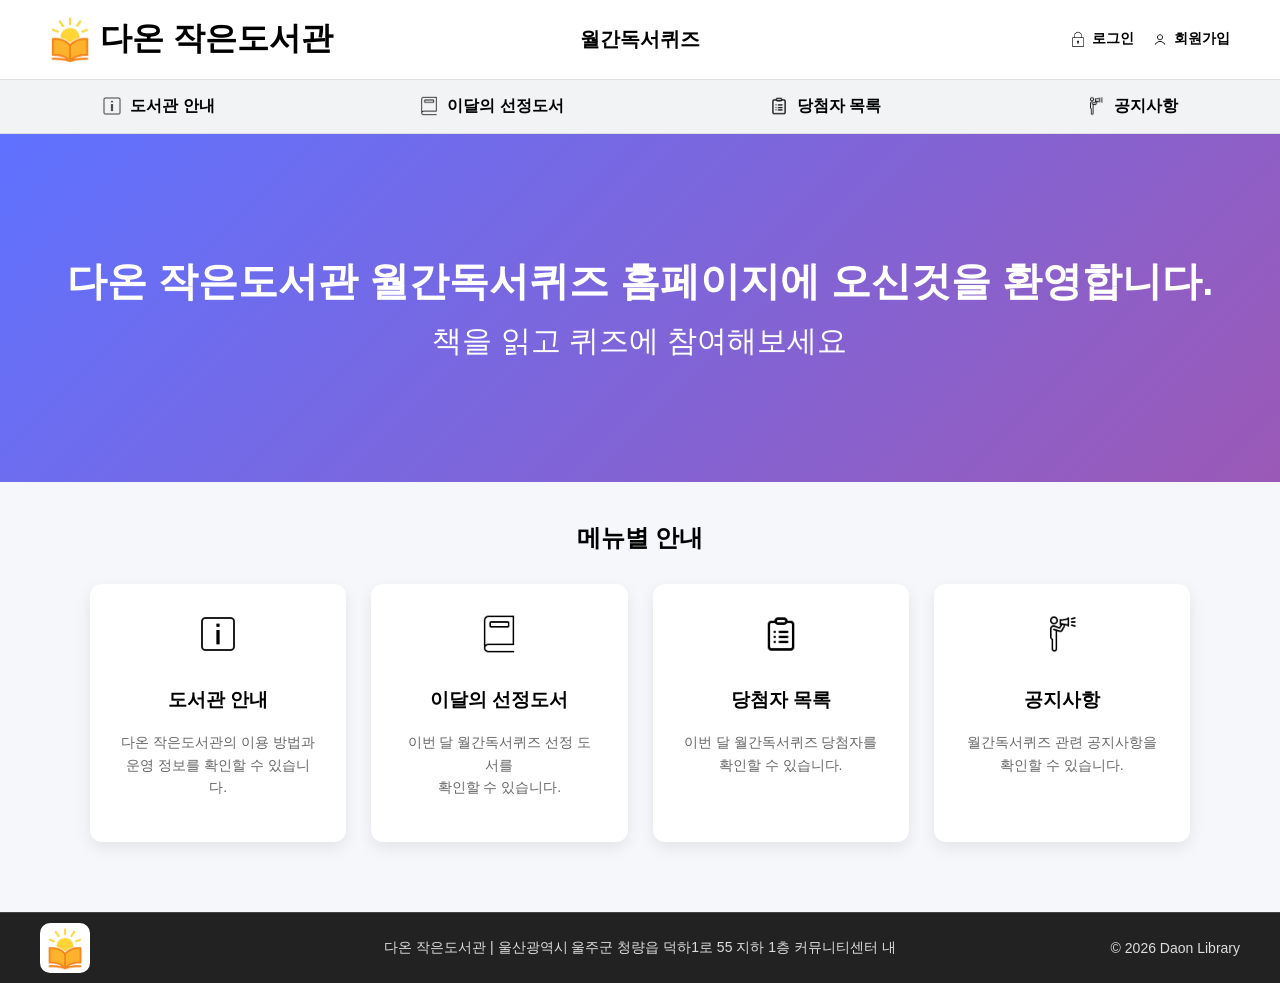
<file: index.html>
<!DOCTYPE html>
<html lang="ko">
<head>
<meta charset="UTF-8">
<title>다온 작은도서관 월간독서퀴즈</title>

<style>

body{
margin:0;
font-family:Arial, sans-serif;
background:#f5f7fb;
user-select:none;
}

img{
-webkit-user-drag:none;
}

/* 헤더 */

header{
background:white;
box-shadow:0 2px 8px rgba(0,0,0,0.08);
}

.top-bar{
display:grid;
grid-template-columns:1fr 1fr 1fr;
align-items:center;
padding:16px 50px;
}

.library a{
display:flex;
align-items:center;
text-decoration:none;
color:#000;
font-size:32px;
font-weight:bold;
}

.library img{
width:40px;
margin-right:10px;
}

.site-title{
text-align:center;
font-size:20px;
font-weight:bold;
}

.auth{
display:flex;
justify-content:flex-end;
align-items:center;
}

.auth a{
text-decoration:none;
color:black;
font-size:14px;
font-weight:bold;
display:flex;
align-items:center;
gap:6px;
margin-left:18px;
}

.auth img{
width:16px;
}

/* 메뉴 */

.menu{
background:#f1f3f5;
display:flex;
justify-content:space-around;
padding:16px 0;
border-top:1px solid #e0e0e0;
border-bottom:1px solid #e0e0e0;
}

.menu a{
color:#000;
text-decoration:none;
font-weight:bold;
font-size:16px;
display:flex;
align-items:center;
gap:8px;
}

.menu img{
width:20px;
}

/* 배너 */

.banner{
background:linear-gradient(135deg,#5f72ff,#9b59b6);
color:white;
text-align:center;
padding:120px 20px;
}

.banner-title{
font-size:40px;
font-weight:bold;
margin-bottom:12px;
}

.banner-text{
font-size:30px;
}

/* 카드 */

.cards-section{
text-align:center;
padding-top:40px;
}

.cards-title{
font-size:24px;
font-weight:bold;
margin-bottom:30px;
}

.cards{
max-width:1100px;
margin:0 auto 70px auto;
display:grid;
grid-template-columns:repeat(auto-fit,minmax(220px,1fr));
gap:25px;
padding:0 20px;
}

.card{
background:white;
padding:30px;
border-radius:12px;
text-align:center;
box-shadow:0 6px 15px rgba(0,0,0,0.08);
transition:0.25s;
}

.card:hover{
transform:translateY(-8px);
box-shadow:0 12px 25px rgba(0,0,0,0.12);
}

.card img{
width:40px;
margin-bottom:10px;
}

.card p{
color:#666;
font-size:14px;
line-height:1.6;
}

/* footer */

footer{
background:#222;
color:#ddd;
padding:10px 40px;
border-top:1px solid #444;
font-size:14px;
}

.footer{
display:grid;
grid-template-columns:1fr 2fr 1fr;
align-items:center;
}

.logo-box{
background:white;
border-radius:10px;
width:50px;
height:50px;
display:flex;
align-items:center;
justify-content:center;
}

.logo-box img{
width:36px;
}

.footer-center{
text-align:center;
}

.footer-right{
text-align:right;
}

</style>
</head>

<body>

<header>

<div class="top-bar">

<div class="library">
<a href="index.html">
<img src="아파트 도서관 로고.1.1.png">
다온 작은도서관
</a>
</div>

<div class="site-title">
월간독서퀴즈
</div>

<div class="auth">
<a href="login.html"><img src="로그인.png">로그인</a>
<a href="#" onclick="return false;"><img src="회원가입.png">회원가입</a>
</div>

</div>

<nav class="menu">
<a href="library.html"><img src="도서관 안내.png">도서관 안내</a>
<a href="#"><img src="이달의 선정도서.png">이달의 선정도서</a>
<a href="#"><img src="당첨자 목록.png">당첨자 목록</a>
<a href="#"><img src="공지사항.png">공지사항</a>
</nav>

</header>

<section class="banner">
<div class="banner-title">
다온 작은도서관 월간독서퀴즈 홈페이지에 오신것을 환영합니다.
</div>
<div class="banner-text">
책을 읽고 퀴즈에 참여해보세요
</div>
</section>

<section class="cards-section">

<div class="cards-title">
메뉴별 안내
</div>

<div class="cards">

<div class="card">
<img src="도서관 안내.png">
<h3>도서관 안내</h3>
<p>
다온 작은도서관의 이용 방법과<br>
운영 정보를 확인할 수 있습니다.
</p>
</div>

<div class="card">
<img src="이달의 선정도서.png">
<h3>이달의 선정도서</h3>
<p>
이번 달 월간독서퀴즈 선정 도서를<br>
확인할 수 있습니다.
</p>
</div>

<div class="card">
<img src="당첨자 목록.png">
<h3>당첨자 목록</h3>
<p>
이번 달 월간독서퀴즈 당첨자를<br>
확인할 수 있습니다.
</p>
</div>

<div class="card">
<img src="공지사항.png">
<h3>공지사항</h3>
<p>
월간독서퀴즈 관련 공지사항을<br>
확인할 수 있습니다.
</p>
</div>

</div>

</section>

<footer>

<div class="footer">

<div class="logo-box">
<img src="아파트 도서관 로고.1.1.png">
</div>

<div class="footer-center">
다온 작은도서관 | 울산광역시 울주군 청량읍 덕하1로 55 지하 1층 커뮤니티센터 내
</div>

<div class="footer-right">
© 2026 Daon Library
</div>

</div>

</footer>

</body>
</html>
</file>
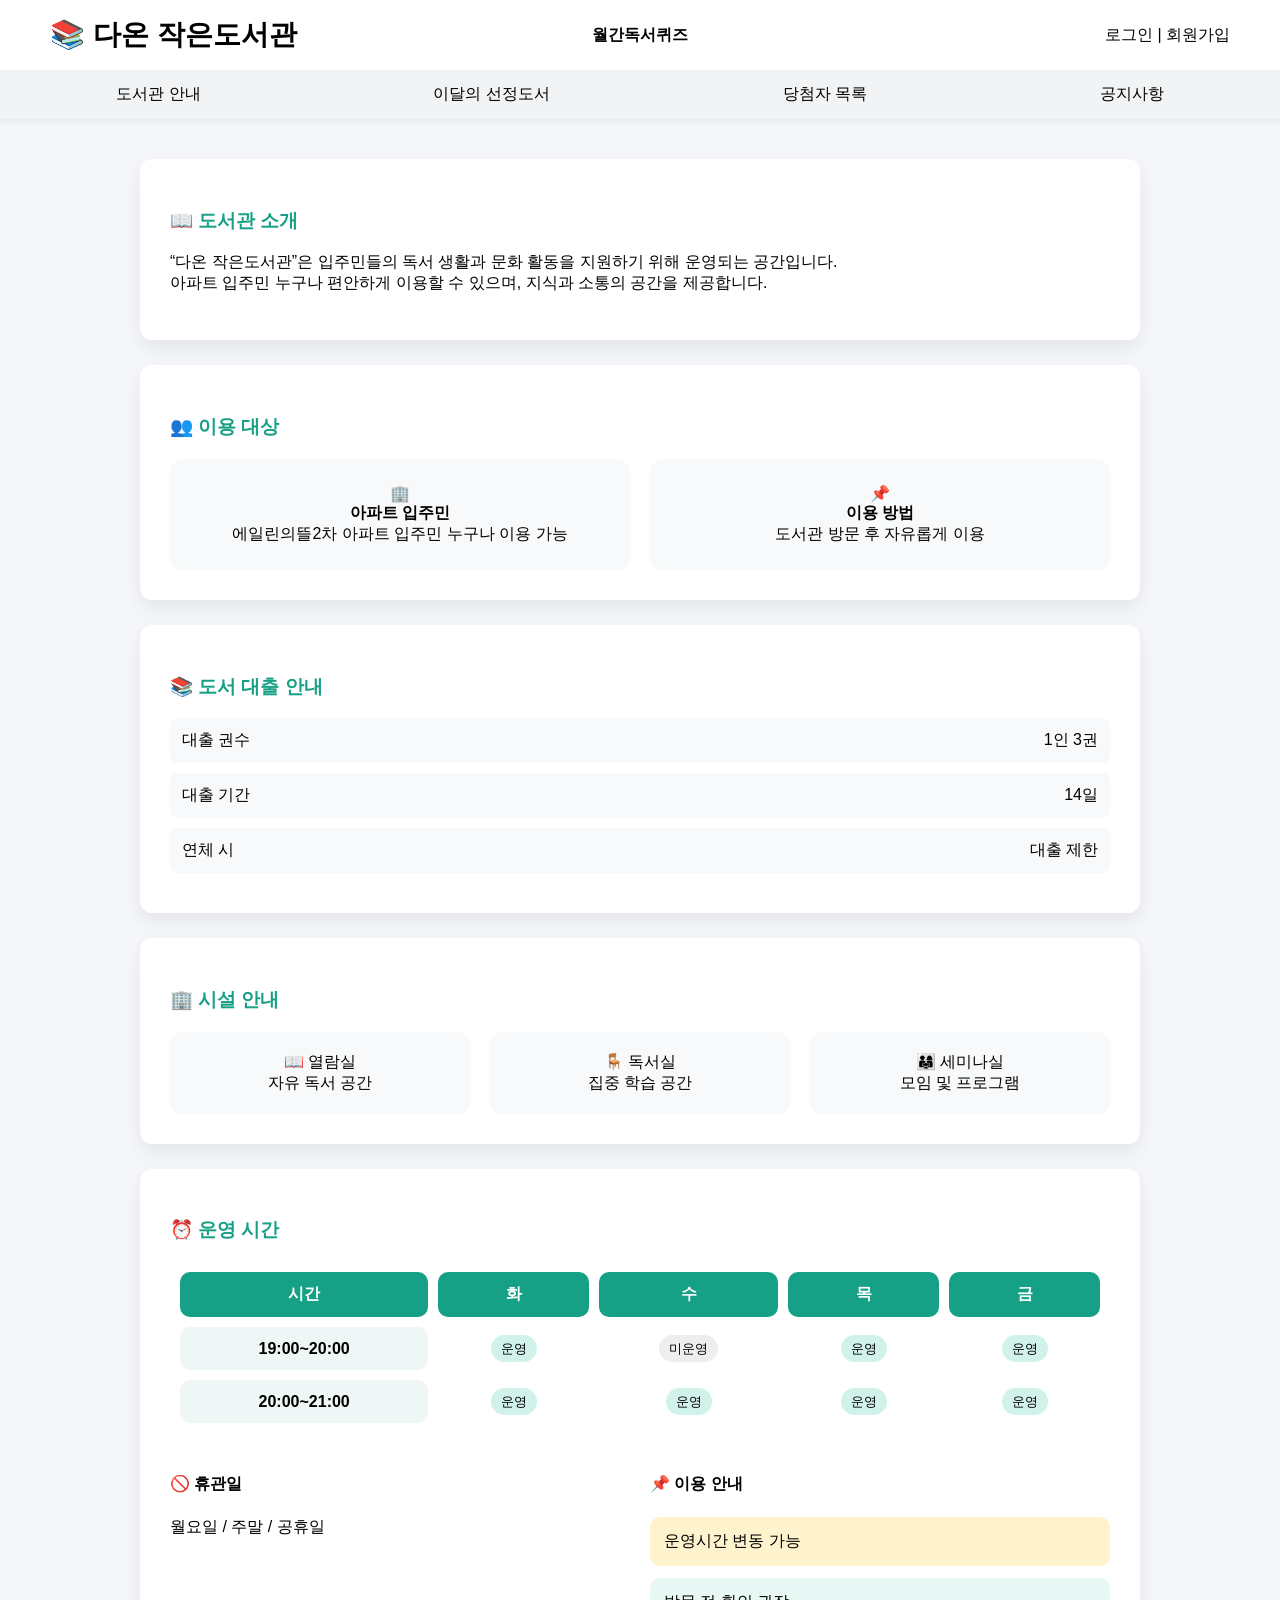
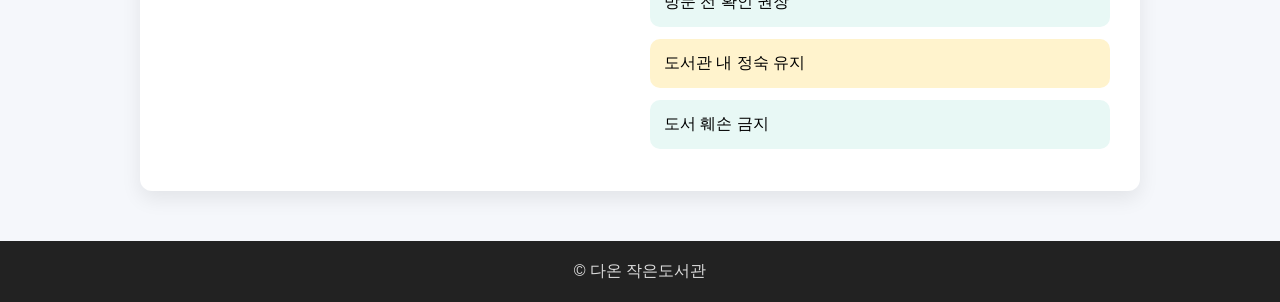
<file: library.html>
<!DOCTYPE html>
<html lang="ko">
<head>
<meta charset="UTF-8">
<title>도서관 안내 | 다온 작은도서관</title>

<style>
body{
margin:0;
font-family:Arial, sans-serif;
background:#f5f7fb;
}

/* 헤더 */
header{
background:white;
box-shadow:0 2px 8px rgba(0,0,0,0.08);
}

.top-bar{
display:grid;
grid-template-columns:1fr 1fr 1fr;
align-items:center;
padding:16px 50px;
}

.library{
font-size:28px;
font-weight:bold;
}

.site-title{
text-align:center;
font-weight:bold;
}

.auth{
text-align:right;
}

/* 메뉴 */
.menu{
background:#f1f3f5;
display:flex;
justify-content:space-around;
padding:14px 0;
}

/* 본문 */
.container{
max-width:1000px;
margin:40px auto;
}

.card{
background:white;
padding:30px;
border-radius:12px;
margin-bottom:25px;
box-shadow:0 8px 20px rgba(0,0,0,0.08);
}

.card h3{
color:#16a085;
}

/* 이용 대상 */
.user-grid{
display:flex;
gap:20px;
}

.user-box{
flex:1;
background:#f8f9fa;
padding:25px;
border-radius:14px;
text-align:center;
}

/* 대출 */
.loan-item{
background:#f8f9fa;
padding:12px;
border-radius:8px;
margin-bottom:10px;
display:flex;
justify-content:space-between;
}

/* 시설 */
.facility{
display:flex;
gap:20px;
}

.fac-box{
flex:1;
background:#f8f9fa;
padding:20px;
border-radius:12px;
text-align:center;
}

/* 운영시간 */
.schedule{
width:100%;
border-collapse:separate;
border-spacing:10px;
}

.schedule th{
background:#16a085;
color:white;
padding:12px;
border-radius:10px;
}

.schedule td{
background:white;
padding:12px;
border-radius:10px;
text-align:center;
}

.time{
background:#eef7f5 !important;
font-weight:bold;
}

.badge{
padding:6px 10px;
border-radius:20px;
font-size:13px;
}

.on{background:#d1f2eb;}
.off{background:#eee;}
.closed{background:#fdecea;}
.partial{background:#fff3cd;}

/* 안내 */
.info-grid{
display:flex;
gap:20px;
margin-top:20px;
}

.info-card{
flex:1;
}

.alert{
padding:14px;
border-radius:10px;
margin-bottom:12px;
color:#000;
}

.alert.main{background:#fff3cd;}
.alert.sub{background:#e8f8f5;}
.alert.gray{background:#fff3cd;}

/* footer */
footer{
background:#222;
color:#ddd;
padding:20px;
text-align:center;
margin-top:50px;
}
</style>
</head>

<body>

<header>
<div class="top-bar">
<div class="library">📚 다온 작은도서관</div>
<div class="site-title">월간독서퀴즈</div>
<div class="auth">로그인 | 회원가입</div>
</div>

<nav class="menu">
<div>도서관 안내</div>
<div>이달의 선정도서</div>
<div>당첨자 목록</div>
<div>공지사항</div>
</nav>
</header>

<div class="container">

<div class="card">
<h3>📖 도서관 소개</h3>
<p>
“다온 작은도서관”은 입주민들의 독서 생활과 문화 활동을 지원하기 위해 운영되는 공간입니다.<br>
아파트 입주민 누구나 편안하게 이용할 수 있으며, 지식과 소통의 공간을 제공합니다.
</p>
</div>

<div class="card">
<h3>👥 이용 대상</h3>
<div class="user-grid">
<div class="user-box">
🏢<br><b>아파트 입주민</b><br>
에일린의뜰2차 아파트 입주민 누구나 이용 가능
</div>
<div class="user-box">
📌<br><b>이용 방법</b><br>
도서관 방문 후 자유롭게 이용
</div>
</div>
</div>

<div class="card">
<h3>📚 도서 대출 안내</h3>
<div class="loan-item">대출 권수 <span>1인 3권</span></div>
<div class="loan-item">대출 기간 <span>14일</span></div>
<div class="loan-item">연체 시 <span>대출 제한</span></div>
</div>

<div class="card">
<h3>🏢 시설 안내</h3>
<div class="facility">
<div class="fac-box">📖 열람실<br>자유 독서 공간</div>
<div class="fac-box">🪑 독서실<br>집중 학습 공간</div>
<div class="fac-box">👨‍👩‍👧 세미나실<br>모임 및 프로그램</div>
</div>
</div>

<div class="card">
<h3>⏰ 운영 시간</h3>

<table class="schedule">
<tr>
<th>시간</th><th>화</th><th>수</th><th>목</th><th>금</th>
</tr>

<tr>
<td class="time">19:00~20:00</td>
<td><span class="badge on">운영</span></td>
<td><span class="badge off">미운영</span></td>
<td><span class="badge on">운영</span></td>
<td><span class="badge on">운영</span></td>
</tr>

<tr>
<td class="time">20:00~21:00</td>
<td><span class="badge on">운영</span></td>
<td><span class="badge on">운영</span></td>
<td><span class="badge on">운영</span></td>
<td><span class="badge on">운영</span></td>
</tr>
</table>

<div class="info-grid">

<div class="info-card">
<h4>🚫 휴관일</h4>
월요일 / 주말 / 공휴일
</div>

<div class="info-card">
<h4>📌 이용 안내</h4>
<div class="alert main">운영시간 변동 가능</div>
<div class="alert sub">방문 전 확인 권장</div>
<div class="alert gray">도서관 내 정숙 유지</div>
<div class="alert sub">도서 훼손 금지</div>
</div>

</div>

</div>

</div>

<footer>
© 다온 작은도서관
</footer>

</body>
</html>
</file>
